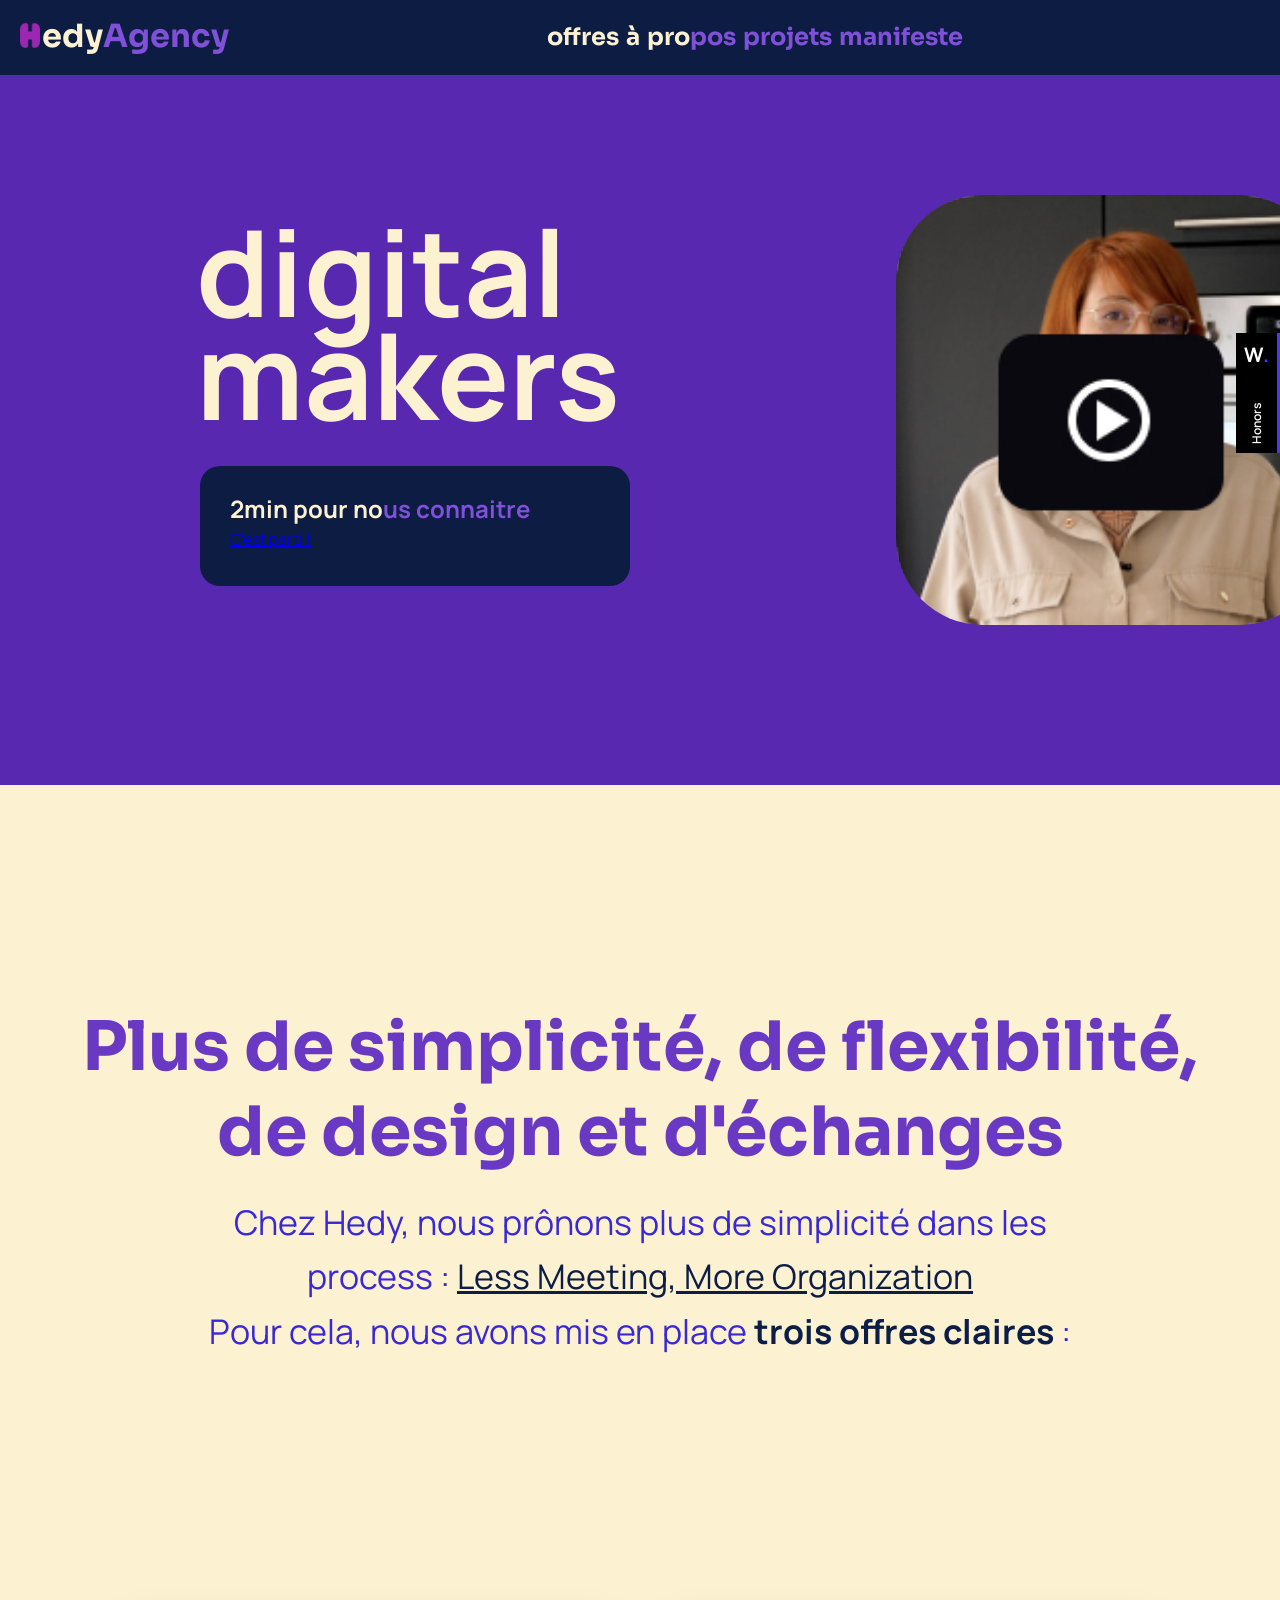
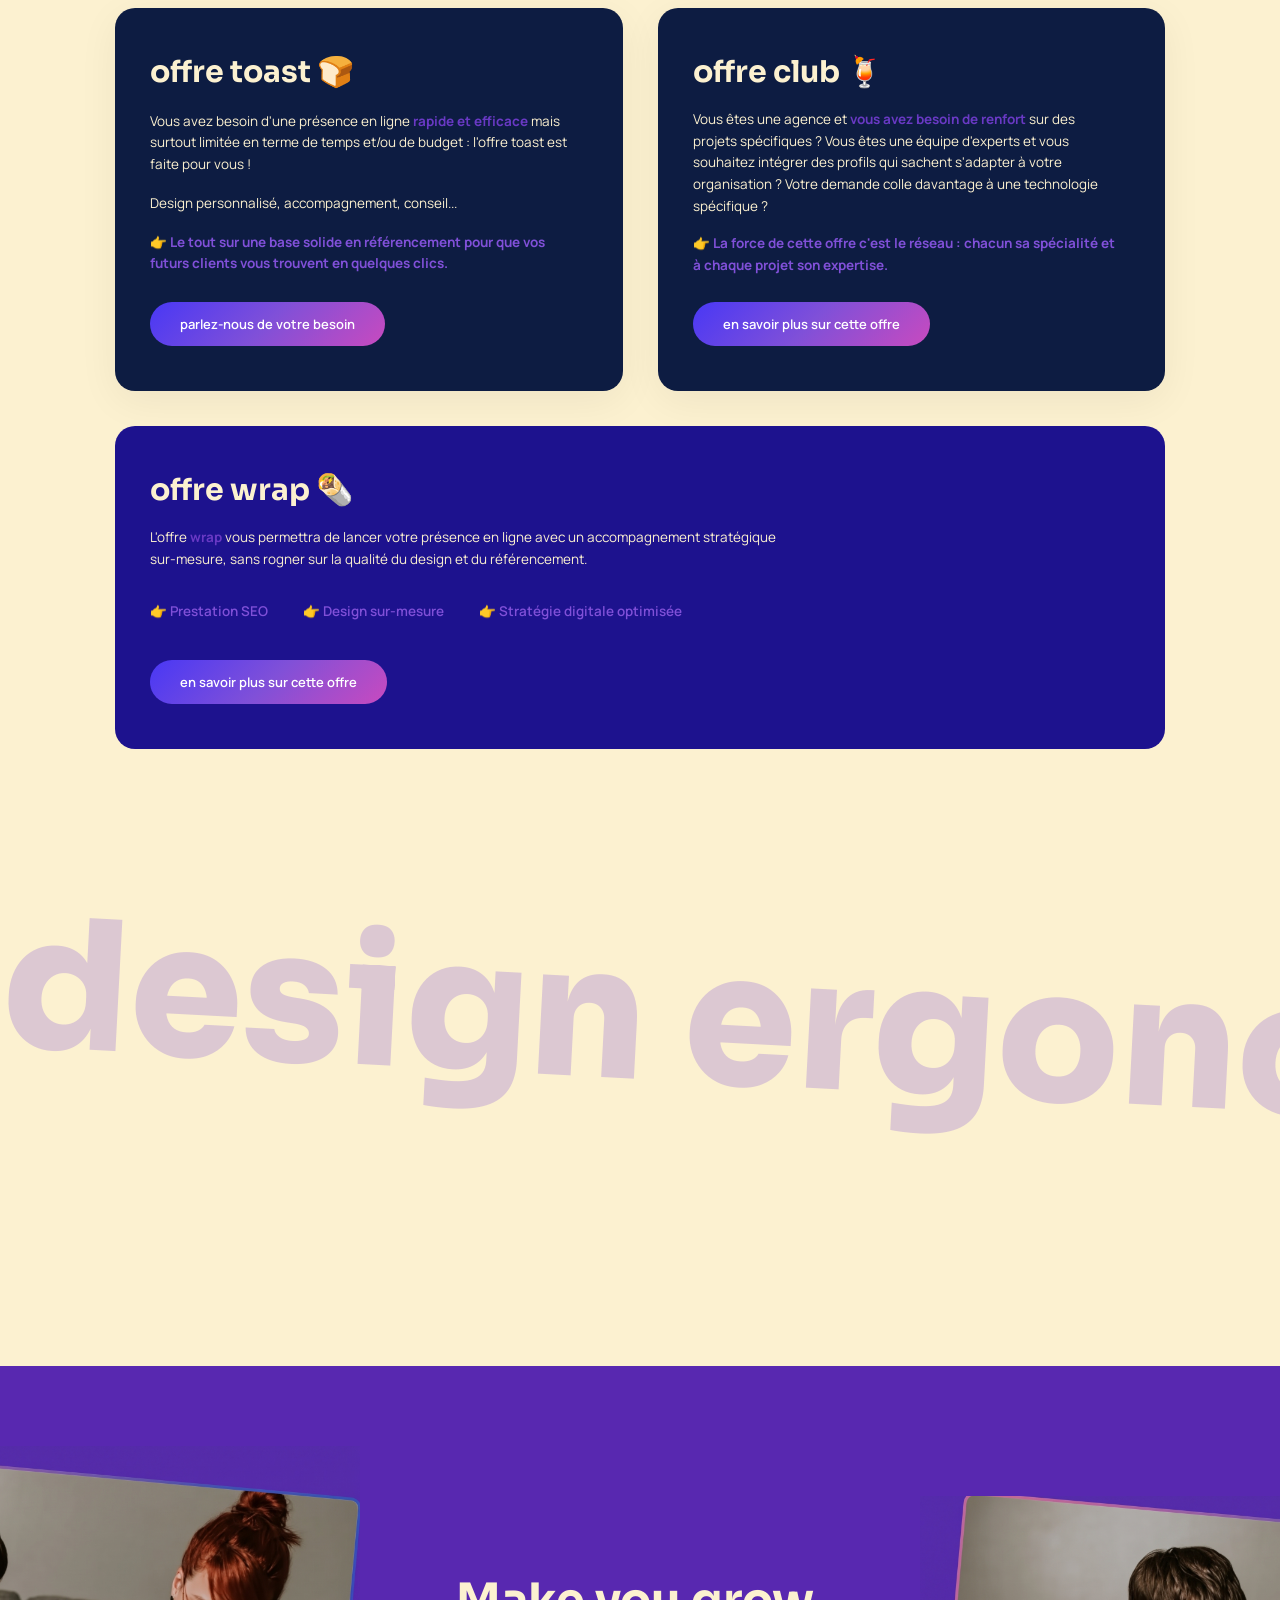
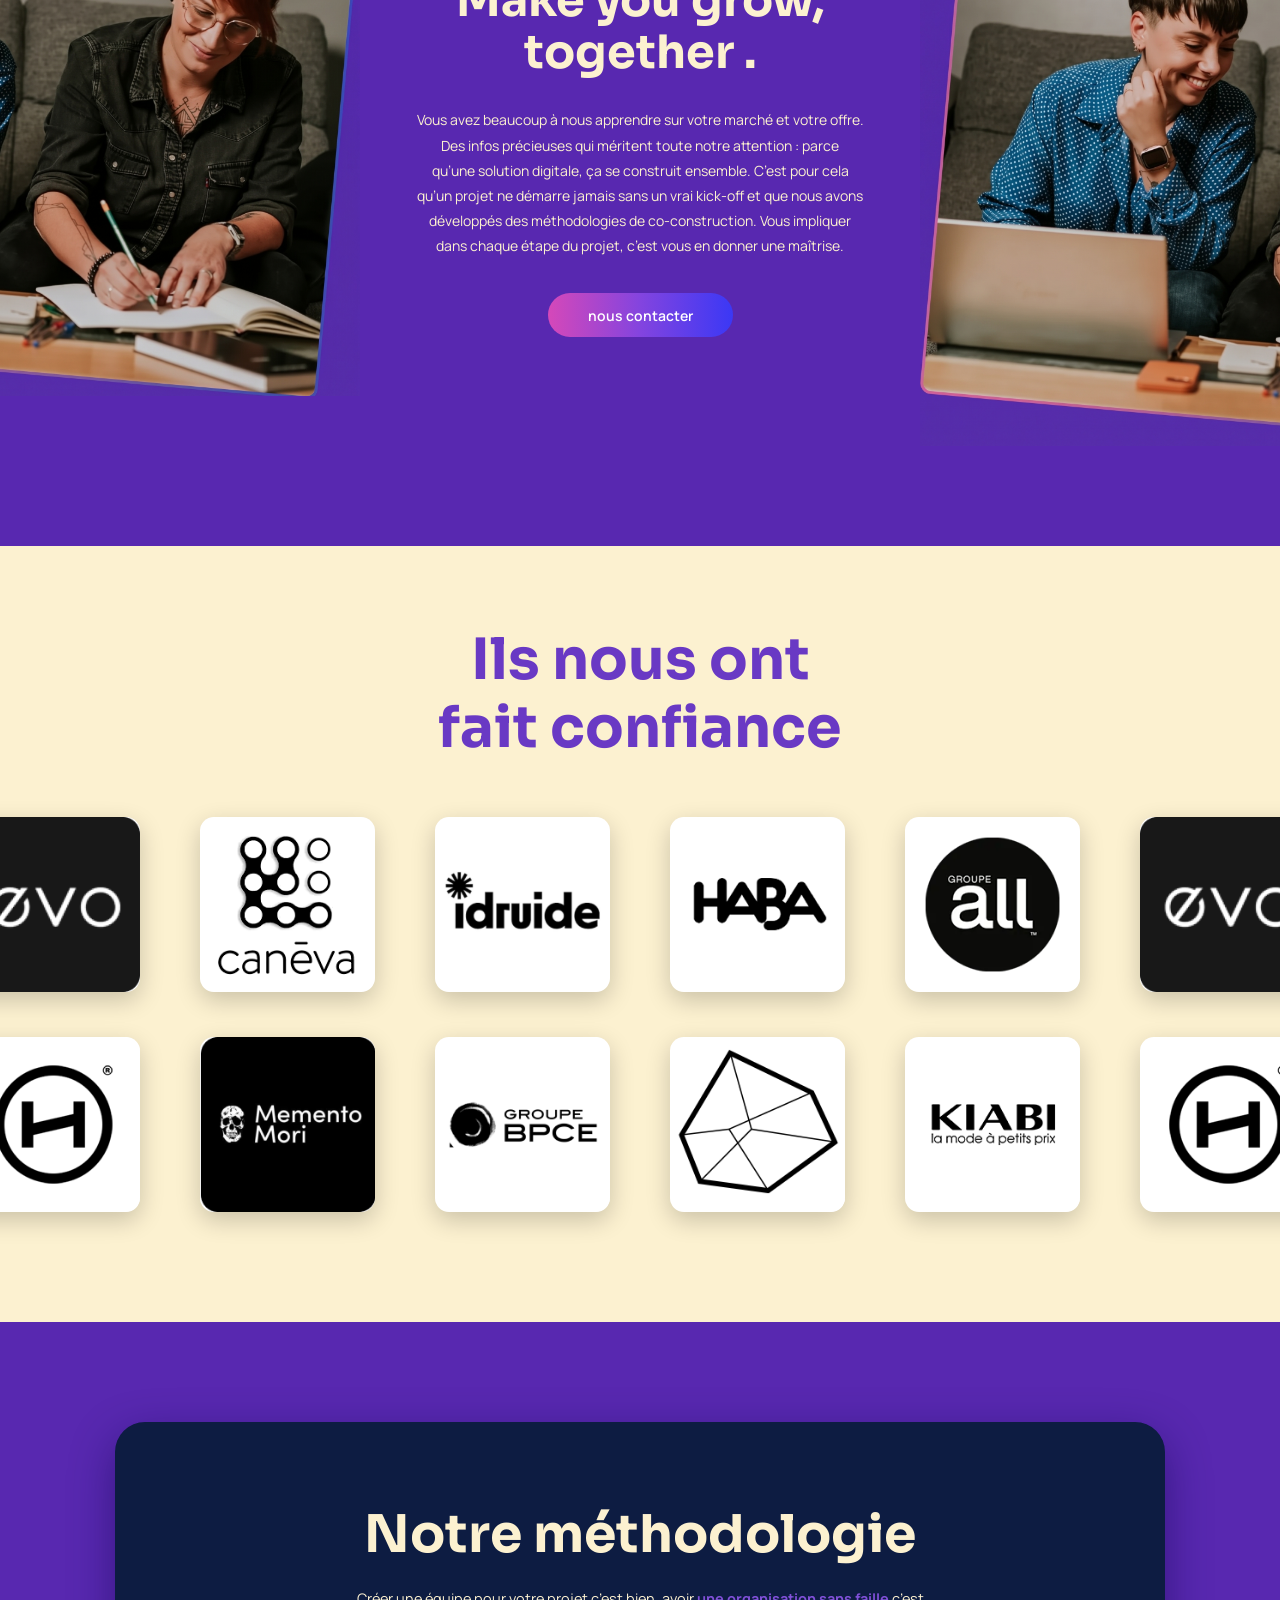
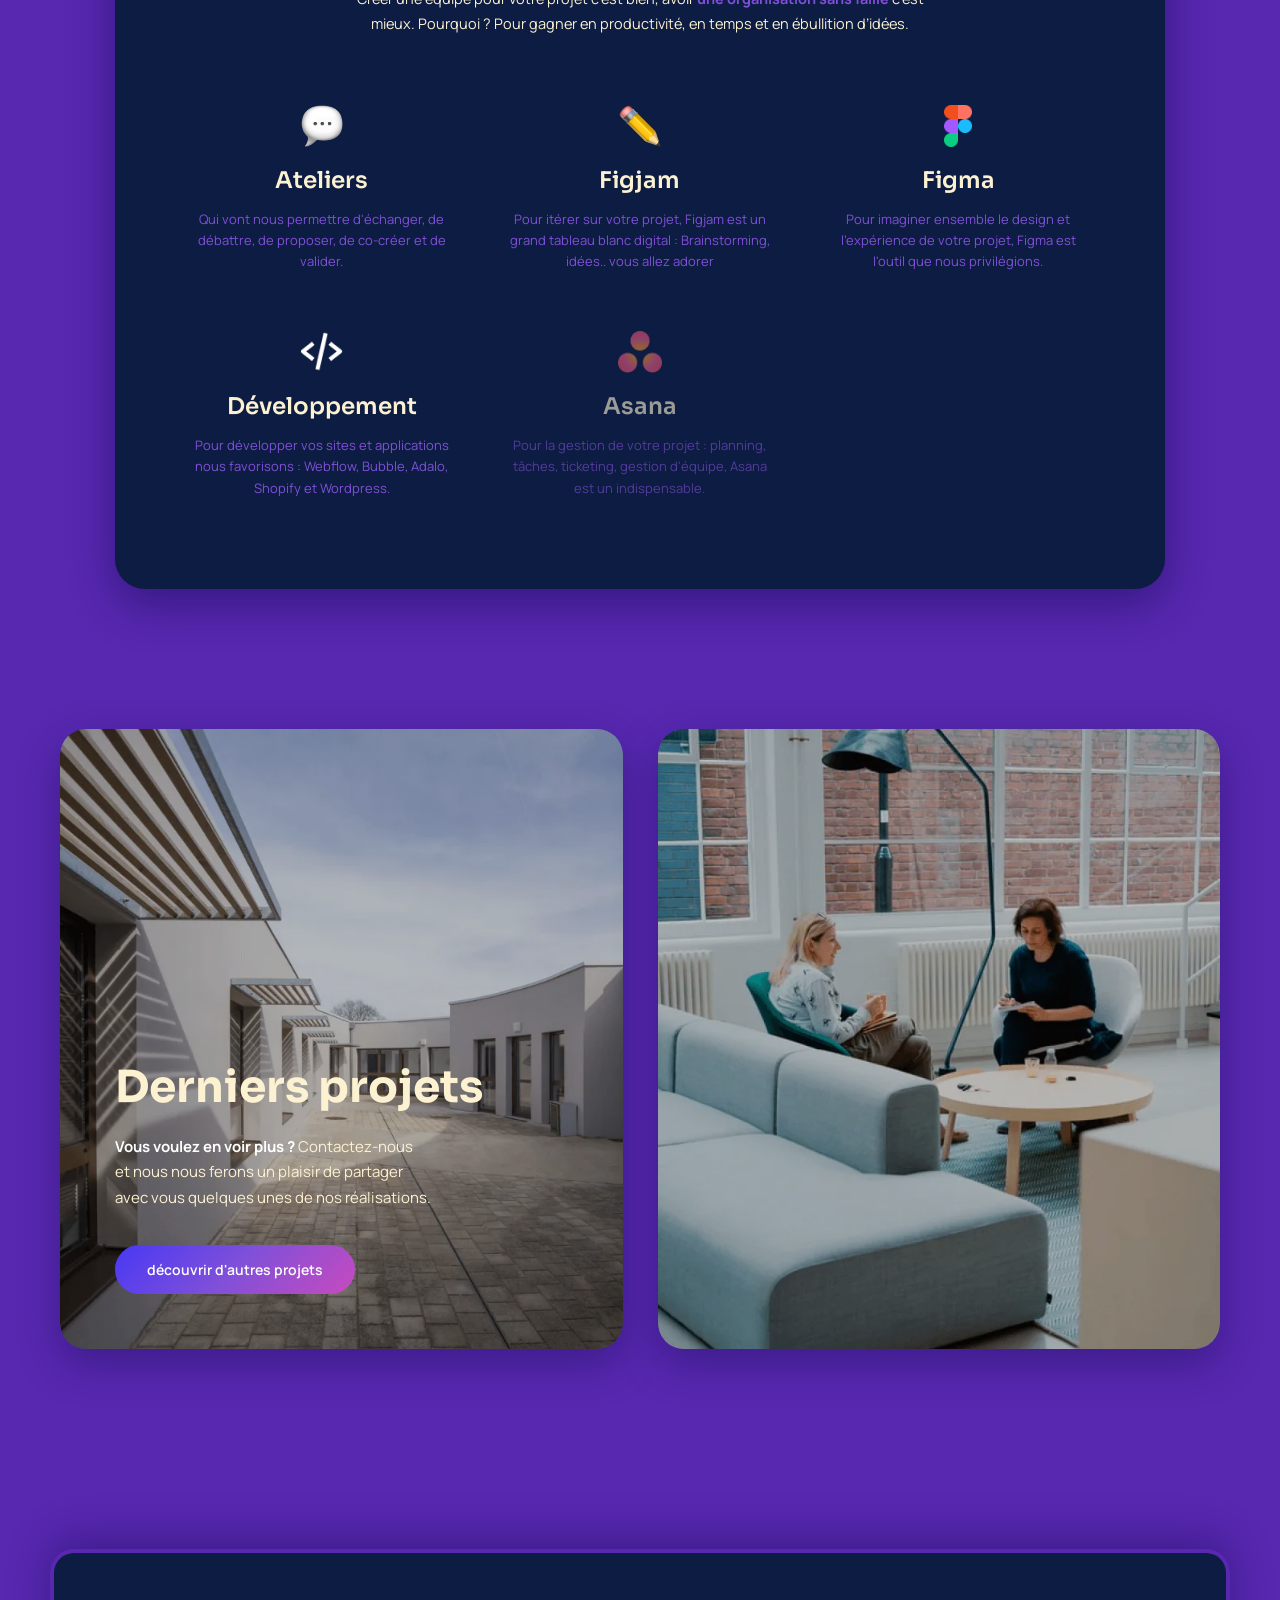
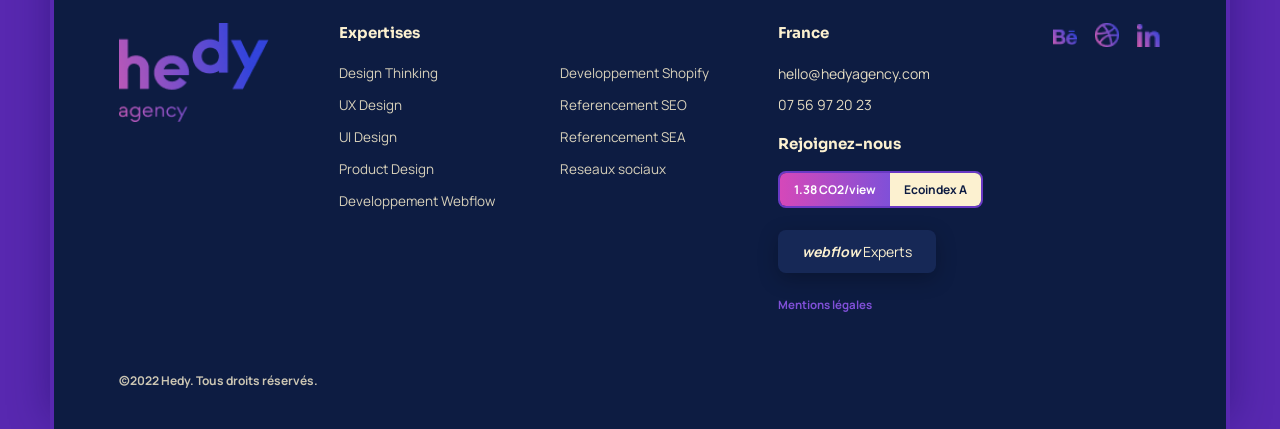
<file: index.html>
<!DOCTYPE html>
<html lang="en">
<head>
    <meta charset="UTF-8">
    <meta name="viewport" content="width=device-width, initial-scale=1.0">
    <link rel="shortcut icon" href="favicon.png" type="image/x-icon">
    <link rel="stylesheet" href="style.css">
    <link rel="preconnect" href="https://fonts.googleapis.com">
    <link rel="preconnect" href="https://fonts.gstatic.com" crossorigin>
    <link href="https://fonts.googleapis.com/css2?family=Manrope:wght@400;500;600;700;800&family=Sora:wght@400;500;600;700;800&display=swap" rel="stylesheet">
    <title>Hedy | Agency</title>
</head>
<body>
    <header class="headicon">
        <div class="headicon1">
            <img src="favicon.png" alt="icon">
            <h1>edy <span>Agency</span></h1>
        </div>
        <h2>offres à pro<span>pos projets manifeste</span></h2>
        <button>1h de conseil gratuit</button>
    </header>
    <div class="honors">
        <h2>W<span>.</span></h2> <p>Honors</p>
    </div>
    <div class="home">
        <div class="home-text">
            <h1>digital <br> makers</h1>
            <div class="video">
                <h2>2min pour no<span>us connaitre</span></h2>
                <a href="#">C'est parti !</a>
            </div>
        </div>
        <div class="home-img">
            <img src="opa.jpg" alt="sweetie Fox">
        </div>
    </div>

    <div class="haqimizda">
        <div class="sarlavha_qismi">
            <h1>Plus de simplicité, de flexibilité,<br>de design et d'échanges</h1>
            <p>Chez Hedy, nous prônons plus de simplicité dans les<br>process : <u>Less Meeting, More Organization</u><br>Pour cela, nous avons mis en place <b>trois offres claires</b> :</p>
        </div>

        <div class="kartalar_qutisi">
            <div class="pastki_kartalar">
                <div class="oq_karta">
                    <div class="karta_matni">
                        <h2>offre toast 🍞</h2>
                        <p>Vous avez besoin d'une présence en ligne <b>rapide et efficace</b> mais surtout limitée en terme de temps et/ou de budget : l'offre toast est faite pour vous !</p>
                        <p>Design personnalisé, accompagnement, conseil...</p>
                        <p class="qalin_matn">👉 <b>Le tout sur une base solide en référencement pour que vos futurs clients vous trouvent en quelques clics.</b></p>
                        <a href="#" class="tugma">parlez-nous de votre besoin</a>
                    </div>
                </div>

                <div class="oq_karta">
                    <div class="karta_matni">
                        <h2>offre club 🍹</h2>
                        <p>Vous êtes une agence et <b>vous avez besoin de renfort</b> sur des projets spécifiques ? Vous êtes une équipe d'experts et vous souhaitez intégrer des profils qui sachent s'adapter à votre organisation ? Votre demande colle davantage à une technologie spécifique ?</p>
                        <p class="qalin_matn">👉 <b>La force de cette offre c'est le réseau : chacun sa spécialité et à chaque projet son expertise.</b></p>
                        <a href="#" class="tugma">en savoir plus sur cette offre</a>
                    </div>
                </div>
            </div>

            <div class="qora_karta">
                <div class="karta_matni">
                    <h2>offre wrap 🌯</h2>
                    <p>L'offre <b>wrap</b> vous permettra de lancer votre présence en ligne avec un accompagnement stratégique sur-mesure, sans rogner sur la qualité du design et du référencement.</p>
                    <div class="xususiyatlar">
                        <span>👉 Prestation SEO</span>
                        <span>👉 Design sur-mesure</span>
                        <span>👉 Stratégie digitale optimisée</span>
                    </div>
                    <a href="#" class="tugma">en savoir plus sur cette offre</a>
                </div>
            </div>
        </div>
    </div>
    <div class="animation-text">
        <h1>design ergonomie seo sea design ergonomie seo sea</h1>
    </div>

    <div class="opa-uka">
        <img id="ong"  src="opa uka.jpg" alt="">
        <img id="chap" src="opa uka.jpg" alt="">
        <div class="opauka-text">
            <h1>Make you grow, <br> together .</h1>
            <p>Vous avez beaucoup à nous apprendre sur votre marché et votre offre. <br> Des infos précieuses qui méritent toute notre attention : parce <br> qu’une solution digitale, ça se construit ensemble. C’est pour cela <br> qu’un projet ne démarre jamais sans un vrai kick-off et que nous avons <br> développés des méthodologies de co-construction. Vous impliquer <br> dans chaque étape du projet, c’est vous en donner une maîtrise.</p>
            <button>nous contacter</button>
        </div>
    </div>

    <section class="hamkor">
      <div class="keng">
        <h2>Ils nous ont<br>fait confiance</h2>
        <div class="katak">
          <div class="quti"><img src="haba.png" alt=""></div>
          <div class="quti"><img src="all.png" alt=""></div>
          <div class="quti"><img src="evo.png" alt=""></div>
          <div class="quti"><img src="caneva.png" alt=""></div>
          <div class="quti"><img src="idruide.png" alt=""></div>
          <div class="quti"><img src="haba.png" alt=""></div>
          <div class="quti"><img src="all.png" alt=""></div>
          <div class="quti"><img src="evo.png" alt=""></div>
          <div class="quti"><img src="caneva.png" alt=""></div>
          <div class="quti"><img src="idruide.png" alt=""></div>
          <div class="quti"><img src="haba.png" alt=""></div>
          <div class="quti"><img src="all.png" alt=""></div>
          <div class="quti"><img src="evo.png" alt=""></div>
          <div class="quti"><img src="caneva.png" alt=""></div>
          <div class="quti"><img src="idruide.png" alt=""></div>
          <div class="quti"><img src="haba.png" alt=""></div>
          <div class="quti"><img src="all.png" alt=""></div>
          <div class="quti"><img src="evo.png" alt=""></div>
          <div class="quti"><img src="caneva.png" alt=""></div>
          <div class="quti"><img src="idruide.png" alt=""></div>
          <div class="quti"><img src="xehagon.png" alt=""></div>
          <div class="quti"><img src="kiabi.png" alt=""></div>
          <div class="quti"><img src="hula.png" alt=""></div>
          <div class="quti"><img src="momento.png" alt=""></div>
          <div class="quti"><img src="bpce.png" alt=""></div>
          <div class="quti"><img src="xehagon.png" alt=""></div>
          <div class="quti"><img src="kiabi.png" alt=""></div>
          <div class="quti"><img src="hula.png" alt=""></div>
          <div class="quti"><img src="momento.png" alt=""></div>
          <div class="quti"><img src="bpce.png" alt=""></div>
          <div class="quti"><img src="xehagon.png" alt=""></div>
          <div class="quti"><img src="kiabi.png" alt=""></div>
          <div class="quti"><img src="hula.png" alt=""></div>
          <div class="quti"><img src="momento.png" alt=""></div>
          <div class="quti"><img src="bpce.png" alt=""></div>
          <div class="quti"><img src="xehagon.png" alt=""></div>
          <div class="quti"><img src="kiabi.png" alt=""></div>
          <div class="quti"><img src="hula.png" alt=""></div>
          <div class="quti"><img src="momento.png" alt=""></div>
          <div class="quti"><img src="bpce.png" alt=""></div>
        </div>
      </div>
    </section>

    <div class="imkoniyatlar">
        <div class="imkoniyat_qutisi">
            <h1>Notre méthodologie</h1>
            <p class="asosiy_matn">Créer une équipe pour votre projet c’est bien, avoir <b>une organisation sans faille</b> c’est <br>
            mieux. Pourquoi ? Pour gagner en productivité, en temps et en ébullition d’idées.</p>

            <div class="imkoniyat">
                <div class="imkoniyat_element">
                    <div class="ikonka"><img src="ateliers.png" alt="Ateliers"></div>
                    <h3>Ateliers</h3>
                    <p>Qui vont nous permettre d'échanger, de débattre, de proposer, de co-créer et de valider.</p>
                </div>

                <div class="imkoniyat_element">
                    <div class="ikonka"><img src="figjam.png" alt="Figjam"></div>
                    <h3>Figjam</h3>
                    <p>Pour itérer sur votre projet, Figjam est un grand tableau blanc digital : Brainstorming, idées.. vous allez adorer</p>
                </div>

                <div class="imkoniyat_element">
                    <div class="ikonka"><img src="figma.png" alt="Figma"></div>
                    <h3>Figma</h3>
                    <p>Pour imaginer ensemble le design et l'expérience de votre projet, Figma est l'outil que nous privilégions.</p>
                </div>

                <div class="imkoniyat_element">
                    <div class="ikonka"><img src="development.png" alt="Développement"></div>
                    <h3>Développement</h3>
                    <p>Pour développer vos sites et applications nous favorisons : Webflow, Bubble, Adalo, Shopify et Wordpress.</p>
                </div>

                <div class="imkoniyat_element asana_element">
                    <div class="ikonka"><img src="asana.png" alt="Asana"></div>
                    <h3>Asana</h3>
                    <p>Pour la gestion de votre projet : planning, tâches, ticketing, gestion d'équipe, Asana est un indispensable.</p>
                </div>
            </div>
        </div>
    </div>
    <div class="loyihalar">
        <div class="loyiha_karta">
            <img src="uy.png" alt="Derniers projets">
            <div class="loyiha_karta_matni">
                <h2>Derniers projets</h2>
                <p><b>Vous voulez en voir plus ?</b> Contactez-nous<br>et nous nous ferons un plaisir de partager<br>avec vous quelques unes de nos réalisations.</p>
                <a href="#" class="tugma_yangi">découvrir d'autres projets</a>
            </div>
        </div>

        <div class="loyiha_karta">
            <img src="ofis.png" alt="Derniers projets rasm">
        </div>
    </div>
    <footer class="pastki_qism">
        <div class="footer_qutisi">
            <div class="footer_ustunlar">
                <div class="footer_logo">
                    <img src="footerlogo.png" alt="Hedy Agency">
                </div>

                <div class="footer_xizmatlar">
                    <h4>Expertises</h4>
                    <div class="xizmatlar_royxati">
                        <ul>
                            <li>Design Thinking</li>
                            <li>UX Design</li>
                            <li>UI Design</li>
                            <li>Product Design</li>
                            <li>Developpement Webflow</li>
                        </ul>
                        <ul>
                            <li>Developpement Shopify</li>
                            <li>Referencement SEO</li>
                            <li>Referencement SEA</li>
                            <li>Reseaux sociaux</li>
                        </ul>
                    </div>
                </div>

                <div class="footer_aloqa">
                    <h4>France</h4>
                    <p>hello@hedyagency.com</p>
                    <p>07 56 97 20 23</p>
                    <h4 class="qoshiling">Rejoignez-nous</h4>

                    <div class="eko_belgi">
                        <span class="eko_chap">1.38 CO2/view</span>
                        <span class="eko_ong">Ecoindex A</span>
                    </div>

                    <div class="webflow_belgi">
                        <b><i>webflow</i></b> Experts
                    </div>

                    <a href="#" class="huquqiy_havola">Mentions légales</a>
                </div>

                <div class="footer_ijtimoiy">
                    <a href="#"><img src="be.png" alt="Behance"></a>
                    <a href="#"><img src="dribbble.png" alt="Dribbble"></a>
                    <a href="#"><img src="in.png" alt="LinkedIn"></a>
                </div>
            </div>

            <div class="footer_muallif">
                <p>©2022 Hedy. Tous droits réservés.</p>
            </div>
        </div>
    </footer>
</body>
</html>
</file>
<file: style.css>
* {
    margin: 0;
    padding: 0;
    box-sizing: border-box;
}

body {
    min-height: 100vh;
    color: #FCF1D0;
    font-family: 'Manrope', sans-serif;
    background: #5828b0;
    overflow-x: hidden;
}

.headicon {
    display: flex;
    position: relative;
    top: 0;
    height: 75px;
    width: 100%;
    background-color: #0D1C42;
}

.headicon1 h1 {
    display: flex;
    position: relative;
    word-spacing: 8px;
    top: -32px;
    left: 42px;
    font-family: 'Sora', sans-serif;
}

.headicon1 h1 span {
    color: #8050D8;
}

.headicon1 img {
    border-radius: 6px;
    display: flex;
    position: relative;
    margin-top: 23px;
    left: 20px;
    width: 20px;
    height: 25px;
}

.headicon h2 {
    display: flex;
    position: relative;
    word-spacing: 2px;
    top: 22px;
    left: 360px;
    font-family: 'Sora', sans-serif;
}

.headicon h2 span {
    color: #8050D8;
}

button {
    display: flex;
    position: relative;
    background: linear-gradient(135deg, #4938F5 0%, #8050D8 50%, #C84ABF 100%);
    left: 730px;
    border: none;
    border-radius: 25px;
    align-items: center;
    justify-content: center;
    top: 22px;
    width: 160px;
    height: 40px;
    color: #FFFFFF;
    font-family: 'Manrope', sans-serif;
    cursor: pointer;
    transition: background 0.3s ease, transform 0.3s ease, box-shadow 0.3s ease;
}

button:hover {
    background: linear-gradient(135deg, #3828D8 0%, #6939C4 50%, #AD36A6 100%);
    box-shadow: 0 8px 25px rgba(73, 56, 245, 0.35);
}

.honors {
    display: flex;
    position: fixed;
    top: 333px;
    right: 0;
    width: 44px;
    height: 120px;
    background-color: #000000;
    border-right: 3px solid #4938F5;
    align-items: center;
    flex-direction: column;
    z-index: 100;
}

.honors h2 {
    color: #FFFFFF;
    font-family: 'Manrope', sans-serif;
    font-size: 20px;
    margin: 8px 0 0;
}

.honors h2 span {
    color: #4938F5;
}

.honors p {
    color: #FFFFFF;
    font-family: 'Manrope', sans-serif;
    font-size: 12px;
    font-weight: 600;
    writing-mode: vertical-rl;
    transform: rotate(180deg);
    margin: 8px 0;
    margin-top: 35px;
}

.home {
    display: flex;
    position: relative;
    width: 1200px;
    height: 560px;
    top: 20px;
    left: 116px;
}

.home-text h1 {
    display: flex;
    position: relative;
    color: #FCF1D0;
    font-family: 'Manrope', sans-serif;
    font-size: 120px;
    margin-top: 125px;
    left: 80px;
    line-height: 0.86;
}

.home-text h1 span {
    color: #8050D8;
}

.home-img {
    display: flex;
    position: relative;
    top: 100px;
    left: 350px;
    width: 430px;
    height: 430px;
}

.home-img img {
    border-radius: 87px;
    transition: background 0.3s ease, transform 0.3s ease, box-shadow 0.3s ease;
}

.home-img img:hover {
    box-shadow: 0 10px 29px rgba(11, 5, 70, 0.463);
}

.video {
    display: flex;
    position: relative;
    left: 84px;
    top: 40px;
    width: 430px;
    height: 120px;
    background-color: #0D1C42;
    border-radius: 20px;
    padding: 25px 10px 10px 30px;
    flex-direction: column;
    line-height: 1.5;
    transition: background 0.3s ease, transform 0.3s ease, box-shadow 0.3s ease;
}

.video:hover {
    box-shadow: 0 10px 29px rgba(11, 5, 70, 0.463);
}

.home-text h2 span {
    color: #8050D8;
}

.haqimizda {
    margin-top: 150px;
    background-color: #FCF1D0;
    color: #6939C4;
    padding: 220px 20px 120px;
    display: flex;
    flex-direction: column;
    align-items: center;
    width: 100%;
}

.sarlavha_qismi {
    text-align: center;
    max-width: 1250px;
    margin-bottom: 250px;
}

.sarlavha_qismi h1 {
    font-family: 'Sora', sans-serif;
    font-size: 68px;
    font-weight: 700;
    line-height: 1.25;
    margin-bottom: 20px;
    color: #6939C4;
}

.sarlavha_qismi p {
    font-size: 34px;
    line-height: 1.6;
    color: #3828D8;
}

.sarlavha_qismi b,
.sarlavha_qismi u {
    color: #0c1d47;
}

.kartalar_qutisi {
    display: flex;
    flex-direction: column;
    gap: 35px;
    width: 100%;
    max-width: 1050px;
}

.pastki_kartalar {
    display: flex;
    gap: 35px;
    width: 100%;
}

.oq_karta {
    flex: 1;
    background-color: #0D1C42;
    color: #FCF1D0;
    border-radius: 20px;
    box-shadow: 0 10px 40px rgba(0, 0, 0, 0.06);
    display: flex;
    overflow: hidden;
    position: relative;
}

.qora_karta {
    width: 100%;
    background-color: #1d128e;
    color: #FCF1D0;
    border-radius: 20px;
    display: flex;
    overflow: hidden;
    position: relative;
}

.karta_matni {
    padding: 45px 45px 45px 35px;
    display: flex;
    flex-direction: column;
    justify-content: space-between;
    flex: 1;
}

.karta_matni h2 {
    font-family: 'Sora', sans-serif;
    font-size: 30px;
    font-weight: 700;
    margin-bottom: 18px;
    color: #FCF1D0;
}

.karta_matni p {
    font-size: 13.5px;
    line-height: 1.6;
    margin-bottom: 16px;
    color: #FCF1D0;
}

.karta_matni b {
    color: #6939C4;
}

.qora_karta .karta_matni p {
    color: #FCF1D0;
    max-width: 650px;
}

.qora_karta .karta_matni b {
    color: #6939C4;
}

.qalin_matn,
.qalin_matn b {
    color: #8050D8 !important;
}

.xususiyatlar {
    display: flex;
    gap: 35px;
    margin: 15px 0 30px;
    font-size: 13.5px;
    font-weight: 600;
    color: #8050D8;
}

.tugma {
    display: inline-flex;
    align-items: center;
    justify-content: center;
    width: fit-content;
    padding: 13px 30px;
    border-radius: 30px;
    background: linear-gradient(135deg, #4938F5 0%, #8050D8 50%, #C84ABF 100%);
    color: #FFFFFF;
    text-decoration: none;
    font-size: 13px;
    font-weight: 600;
    margin-top: 10px;
    transition: background 0.3s ease, transform 0.3s ease, box-shadow 0.3s ease;
}

.tugma:hover {
    background: linear-gradient(135deg, #3828D8 0%, #6939C4 50%, #AD36A6 100%);
    box-shadow: 0 8px 25px rgba(73, 56, 245, 0.35);
    transform: translateY(-2px);
}

.animation-text {
    width: 100%;
    background-color: #FCF1D0;
    overflow: hidden;
    padding: 130px 0 140px;
    display: flex;
    align-items: center;
}

.animation-text h1 {
    font-family: 'Sora', sans-serif;
    font-size: 180px;
    font-weight: 800;
    color: #8050D8;
    opacity: 0.25;
    white-space: nowrap;
    width: max-content;
    flex-shrink: 0;
    transform: rotate(3deg) translateX(0%);
    animation: a 25s linear infinite;
}

@keyframes a {
    0% {
        transform: rotate(3deg) translateX(0);
    }
    100% {
        transform: rotate(3deg) translateX(-50%);
    }
}

.opa-uka {
    position: relative;
    width: 100%;
    height: 780px;
    overflow: hidden;
    display: flex;
    justify-content: center;
    align-items: center;
}

.opa-uka #ong {
    position: absolute;
    width: 680px;
    height: 550px;
    object-fit: cover;
    left: -320px;
    top: 80px;
}

.opa-uka #chap {
    position: absolute;
    width: 680px;
    height: 550px;
    object-fit: cover;
    right: -320px;
    top: 130px;
}

.opauka-text {
    display: flex;
    position: relative;
    z-index: 2;
    width: 560px;
    text-align: center;
    justify-content: center;
    align-items: center;
    flex-direction: column;
}

.opauka-text h1 {
    font-family: 'Sora', sans-serif;
    font-size: 46px;
    font-weight: 700;
    line-height: 1.15;
    color: #FCF1D0;
    margin-bottom: 28px;
}

.opauka-text p {
    font-size: 14px;
    line-height: 1.8;
    color: #FCF1D0;
    margin-bottom: 35px;
}

.opauka-text p b {
    color: #FFFFFF;
    font-weight: 700;
}

.opauka-text button {
    left: 0;
    top: 0;
    width: 185px;
    height: 44px;
    font-size: 14px;
    font-weight: 600;
    background: linear-gradient(90deg, #D548B9 0%, #8344DF 50%, #3B38F5 100%);
}
.hamkor {
    padding: 80px 0 110px;
    background-color: #FCF1D0;
    display: flex;
    flex-direction: column;
    align-items: center;
    width: 100%;
    overflow: hidden;
}

.keng {
    width: 100%;
    display: flex;
    flex-direction: column;
    align-items: center;
}

.keng h2 {
    font-family: 'Sora', sans-serif;
    font-size: 57px;
    font-weight: 700;
    line-height: 1.2;
    text-align: center;
    color: #6939C4;
    margin-bottom: 55px;
}

.katak {
    display: grid;
    grid-template-columns: repeat(20, 175px);
    row-gap: 45px;
    column-gap: 60px;
    animation: b 25s linear infinite;
}

.katak:hover {
    animation-play-state: paused;
}

@keyframes b {
    100% {
        transform: rotate(-3deg) translateX(0);
    }
    0% {
        transform: rotate(-3deg) translateX(calc(-50% - 30px));
    }
}

.quti {
    width: 175px;
    height: 175px;
    background-color: #FFFFFF;
    border-radius: 14px;
    display: flex;
    align-items: center;
    justify-content: center;
    overflow: hidden;
    box-shadow: 0 8px 25px rgba(0, 0, 0, 0.2);
    transition: transform 0.3s ease, box-shadow 0.3s ease;
}

.quti img {
    width: 100%;
    height: 100%;
    object-fit: contain;
    transition: transform 0.3s ease;
}

.quti:hover {
    transform: translateY(-5px);
    box-shadow: 0 12px 30px rgba(65, 49, 249, 0.4);
}
.imkoniyatlar {
    display: flex;
    justify-content: center;
    align-items: center;
    width: 100%;
    padding: 100px 20px 140px;
}

.imkoniyat_qutisi {
    background-color: #0D1C42;
    width: 100%;
    max-width: 1050px;
    border-radius: 30px;
    padding: 80px 70px 90px;
    display: flex;
    flex-direction: column;
    align-items: center;
    text-align: center;
    box-shadow: 0 15px 45px rgba(11, 5, 70, 0.45);
}

.imkoniyat_qutisi h1 {
    font-family: 'Sora', sans-serif;
    font-size: 52px;
    font-weight: 700;
    color: #FCF1D0;
    margin-bottom: 20px;
}

.asosiy_matn {
    font-size: 14.5px;
    line-height: 1.7;
    color: #FCF1D0;
    margin-bottom: 65px;
}

.asosiy_matn b {
    color: #8050D8;
}

.imkoniyat {
    display: grid;
    grid-template-columns: repeat(3, 1fr);
    row-gap: 55px;
    column-gap: 45px;
    width: 100%;
}

.imkoniyat_element {
    display: flex;
    flex-direction: column;
    align-items: center;
    transition: transform 0.3s ease;
}

.imkoniyat_element:hover {
    transform: translateY(-5px);
}

.ikonka {
    height: 48px;
    display: flex;
    align-items: center;
    justify-content: center;
    margin-bottom: 16px;
}

.ikonka img {
    max-height: 42px;
    width: auto;
    object-fit: contain;
}

.imkoniyat_element h3 {
    font-family: 'Sora', sans-serif;
    font-size: 23px;
    font-weight: 600;
    color: #FCF1D0;
    margin-bottom: 14px;
}

.imkoniyat_element p {
    font-size: 13px;
    line-height: 1.65;
    color: #8050D8;
    max-width: 260px;
}

.asana_element h3,
.asana_element p {
    opacity: 0.6;
}

.loyihalar {
    display: flex;
    justify-content: center;
    gap: 35px;
    width: 100%;
    max-width: 1350px;
    height: 620px;
    margin: 0 auto 120px;
    padding: 0 60px;
}

.loyiha_karta {
    flex: 1;
    position: relative;
    height: 100%;
    border-radius: 26px;
    overflow: hidden;
    box-shadow: 0 15px 40px rgba(11, 5, 70, 0.35);
}

.loyiha_karta img {
    width: 100%;
    height: 100%;
    object-fit: cover;
    filter: brightness(0.75);
    transition: transform 0.5s ease;
}

.loyiha_karta:hover img {
    transform: scale(1.02);
}

.loyiha_karta_matni {
    position: absolute;
    bottom: 55px;
    left: 55px;
    z-index: 2;
    max-width: 450px;
}

.loyiha_karta_matni h2 {
    font-family: 'Sora', sans-serif;
    font-size: 44px;
    font-weight: 700;
    line-height: 1.2;
    color: #FCF1D0;
    margin-bottom: 20px;
}

.loyiha_karta_matni p {
    font-family: 'Manrope', sans-serif;
    font-size: 15px;
    line-height: 1.7;
    color: #FCF1D0;
    margin-bottom: 35px;
}

.loyiha_karta_matni p b {
    color: #FFFFFF;
}

.tugma_yangi {
    display: inline-flex;
    align-items: center;
    justify-content: center;
    padding: 15px 32px;
    border-radius: 30px;
    background: linear-gradient(135deg, #4938F5 0%, #8050D8 50%, #C84ABF 100%);
    color: #FFFFFF;
    text-decoration: none;
    font-size: 14px;
    font-weight: 600;
    transition: background 0.3s ease, transform 0.3s ease, box-shadow 0.3s ease;
}

.tugma_yangi:hover {
    background: linear-gradient(135deg, #3828D8 0%, #6939C4 50%, #AD36A6 100%);
    box-shadow: 0 8px 25px rgba(73, 56, 245, 0.35);
    transform: translateY(-2px);
}

.pastki_qism {
    width: 100%;
    padding: 80px 50px 0;
    display: flex;
    justify-content: center;
}

.footer_qutisi {
    width: 100%;
    max-width: 1350px;
    background: 
        linear-gradient(#0D1C42, #0D1C42) padding-box;
    border: 4px solid transparent;
    border-bottom: none;
    border-radius: 24px 24px 0 0;
    padding: 70px 65px 40px;
    display: flex;
    flex-direction: column;
    justify-content: space-between;
    box-shadow: 0 -10px 40px rgba(11, 5, 70, 0.35);
}

.footer_ustunlar {
    display: flex;
    justify-content: space-between;
    align-items: flex-start;
    flex-wrap: wrap;
    gap: 40px;
    margin-bottom: 60px;
}

.footer_logo img {
    width: 150px;
    height: auto;
    object-fit: contain;
}

.footer_xizmatlar h4,
.footer_aloqa h4 {
    font-family: 'Sora', sans-serif;
    font-size: 15px;
    font-weight: 700;
    color: #FCF1D0;
    margin-bottom: 22px;
}

.xizmatlar_royxati {
    display: flex;
    gap: 65px;
}

.xizmatlar_royxati ul {
    list-style: none;
    display: flex;
    flex-direction: column;
    gap: 14px;
}

.xizmatlar_royxati li {
    font-size: 13.5px;
    color: #FCF1D0;
    opacity: 0.85;
    cursor: pointer;
    transition: color 0.3s ease, opacity 0.3s ease;
}

.xizmatlar_royxati li:hover {
    color: #C84ABF;
    opacity: 1;
}

.footer_aloqa p {
    font-size: 14px;
    color: #FCF1D0;
    opacity: 0.9;
    margin-bottom: 12px;
}

.qoshiling {
    margin-top: 20px;
    margin-bottom: 18px !important;
}

.eko_belgi {
    display: inline-flex;
    align-items: center;
    border-radius: 8px;
    overflow: hidden;
    border: 2px solid #6939C4;
    margin-bottom: 22px;
    font-size: 12px;
    font-weight: 700;
}

.eko_chap {
    background: linear-gradient(90deg, #D548B9 0%, #8050D8 100%);
    color: #FFFFFF;
    padding: 8px 14px;
}

.eko_ong {
    background-color: #FCF1D0;
    color: #0D1C42;
    padding: 8px 14px;
}

.webflow_belgi {
    background-color: #162856;
    color: #FCF1D0;
    padding: 12px 24px;
    border-radius: 8px;
    font-size: 14px;
    width: fit-content;
    margin-bottom: 24px;
    box-shadow: 0 6px 20px rgba(0, 0, 0, 0.25);
}

.huquqiy_havola {
    display: block;
    font-size: 11.5px;
    font-weight: 700;
    color: #8050D8;
    text-decoration: none;
    transition: color 0.3s ease;
}

.huquqiy_havola:hover {
    color: #FCF1D0;
}

.footer_ijtimoiy {
    display: flex;
    align-items: center;
    gap: 18px;
}

.footer_ijtimoiy img {
    width: 24px;
    height: 24px;
    object-fit: contain;
    transition: transform 0.3s ease;
}

.footer_ijtimoiy a:hover img {
    transform: translateY(-3px);
}

.footer_muallif p {
    font-size: 12px;
    font-weight: 700;
    color: #FCF1D0;
    opacity: 0.8;
}
</file>
